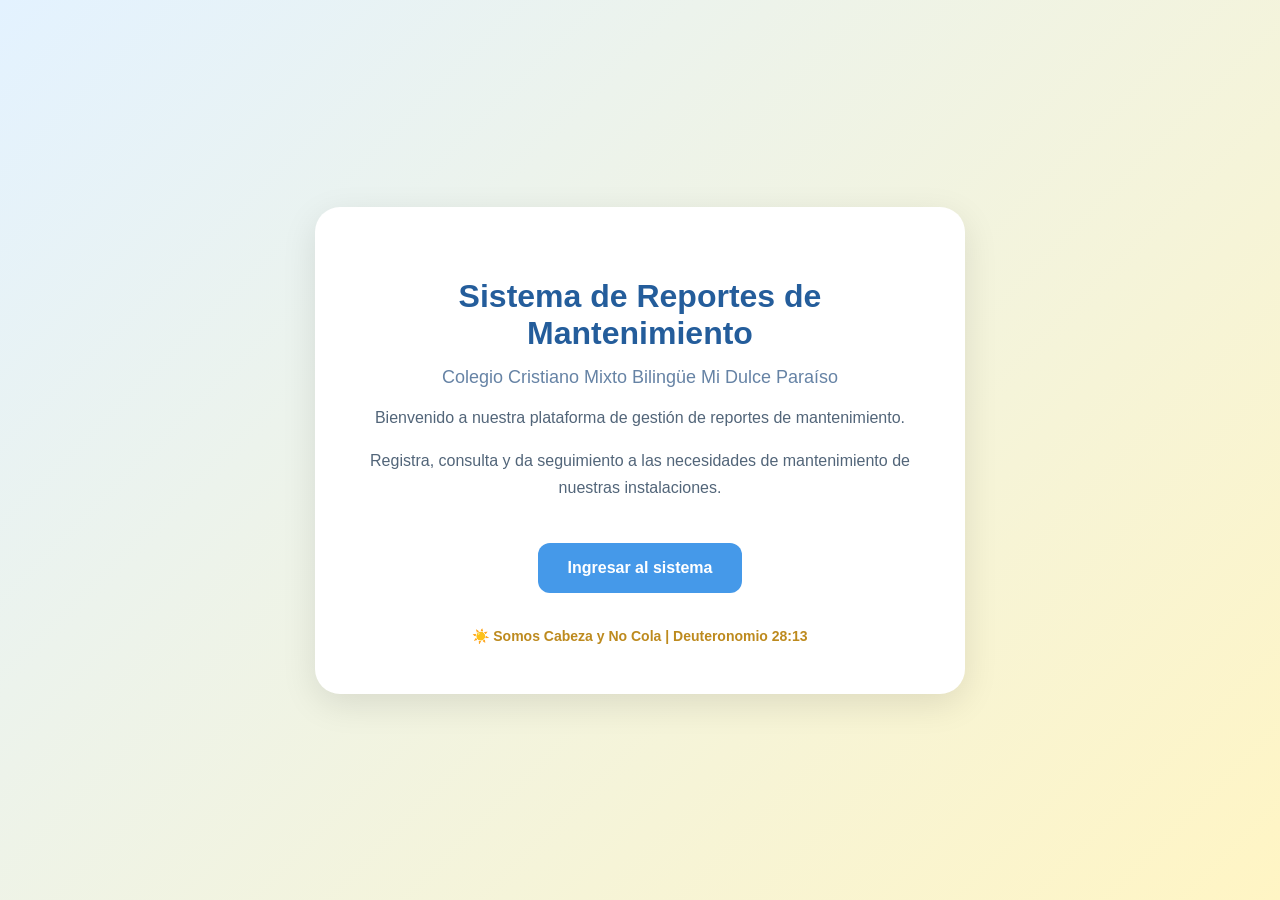
<file: src/main/resources/static/index.html>
<!DOCTYPE html>
<html lang="es">
<head>
    <meta charset="UTF-8">
    <meta name="viewport" content="width=device-width, initial-scale=1.0">
    <title>Mi Dulce Paraíso | Mantenimiento</title>

    <style>
        * {
            box-sizing: border-box;
        }

        body {
            margin: 0;
            min-height: 100vh;
            font-family: Arial, sans-serif;
            background: linear-gradient(135deg, #e3f2ff, #fff5c4);
            display: flex;
            justify-content: center;
            align-items: center;
            padding: 20px;
        }

        .contenedor {
            background: white;
            max-width: 650px;
            width: 100%;
            padding: 50px 35px;
            border-radius: 25px;
            text-align: center;
            box-shadow: 0 10px 35px rgba(0, 0, 0, 0.1);
        }

        h1 {
            color: #245d9b;
            font-size: 32px;
            margin-bottom: 15px;
        }

        h2 {
            color: #6683a5;
            font-size: 18px;
            font-weight: normal;
        }

        p {
            color: #526579;
            line-height: 1.7;
        }

        .boton {
            display: inline-block;
            margin-top: 25px;
            padding: 16px 30px;
            background: #4599e9;
            color: white;
            text-decoration: none;
            font-weight: bold;
            border-radius: 12px;
        }

        .boton:hover {
            background: #2477c6;
        }

        .lema {
            margin-top: 35px;
            color: #bd8a1e;
            font-weight: bold;
            font-size: 14px;
        }
    </style>
</head>

<body>

    <div class="contenedor">
        <h1>Sistema de Reportes de Mantenimiento</h1>

        <h2>
            Colegio Cristiano Mixto Bilingüe
            Mi Dulce Paraíso
        </h2>

        <p>
            Bienvenido a nuestra plataforma de gestión
            de reportes de mantenimiento.
        </p>

        <p>
            Registra, consulta y da seguimiento
            a las necesidades de mantenimiento
            de nuestras instalaciones.
        </p>

        <a class="boton" href="/login">
            Ingresar al sistema
        </a>

        <div class="lema">
            ☀️ Somos Cabeza y No Cola
            | Deuteronomio 28:13
        </div>
    </div>

</body>
</html>
</file>
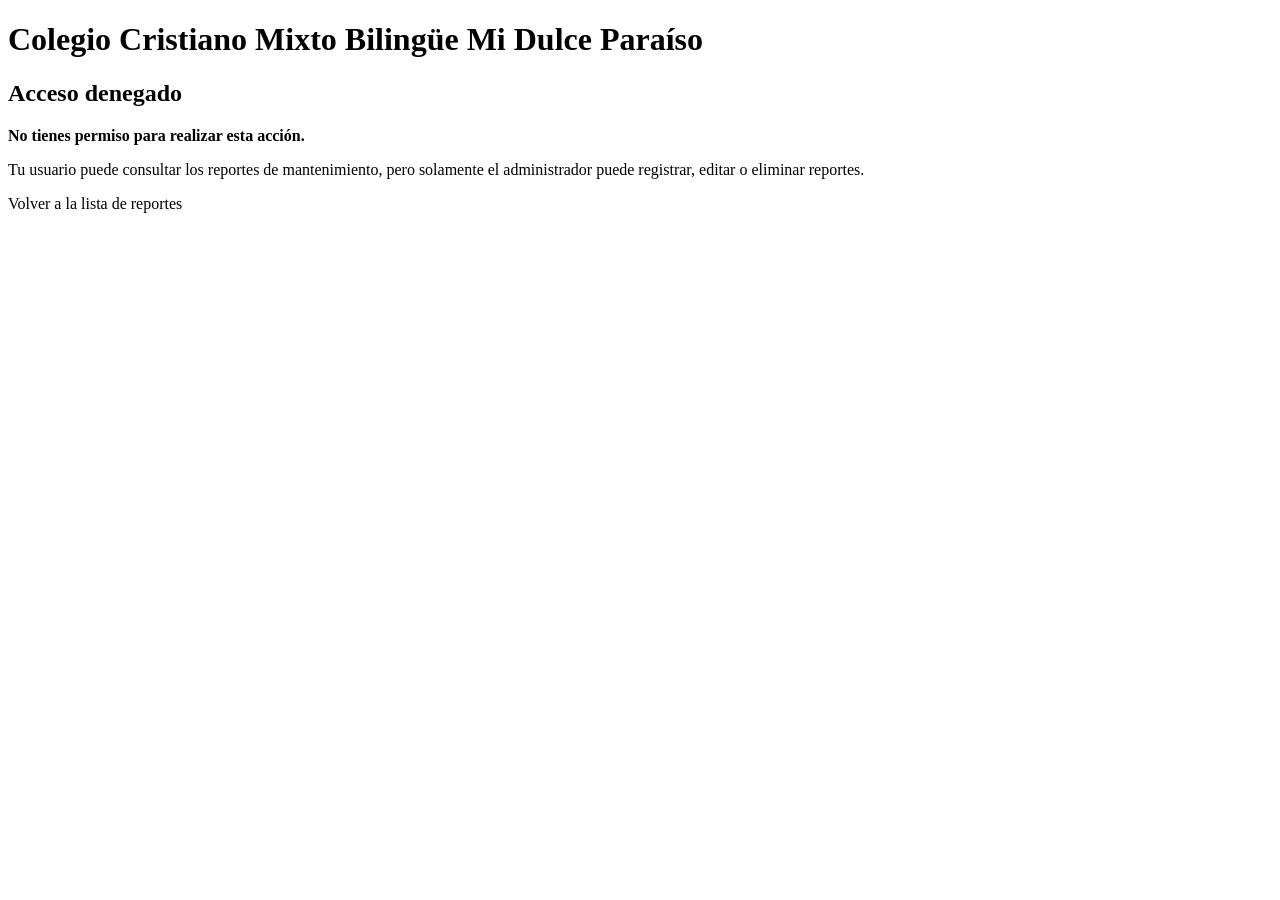
<file: src/main/resources/templates/acceso-denegado.html>
<!DOCTYPE html>
<html lang="es" xmlns:th="http://www.thymeleaf.org">

<head>
    <meta charset="UTF-8">
    <meta name="viewport" content="width=device-width, initial-scale=1.0">

    <title>Acceso denegado - Mi Dulce Paraíso</title>

    <link rel="stylesheet" th:href="@{/estilos.css}">
</head>

<body>

    <main>

        <h1>
            Colegio Cristiano Mixto Bilingüe
            Mi Dulce Paraíso
        </h1>

        <h2>Acceso denegado</h2>

        <div class="aviso error" role="alert">

            <p>
                <strong>
                    No tienes permiso para realizar esta acción.
                </strong>
            </p>

            <p>
                Tu usuario puede consultar los reportes
                de mantenimiento, pero solamente el
                administrador puede registrar, editar
                o eliminar reportes.
            </p>

        </div>

        <p>
            <a th:href="@{/reportes}">
                Volver a la lista de reportes
            </a>
        </p>

    </main>

</body>
</html>
</file>
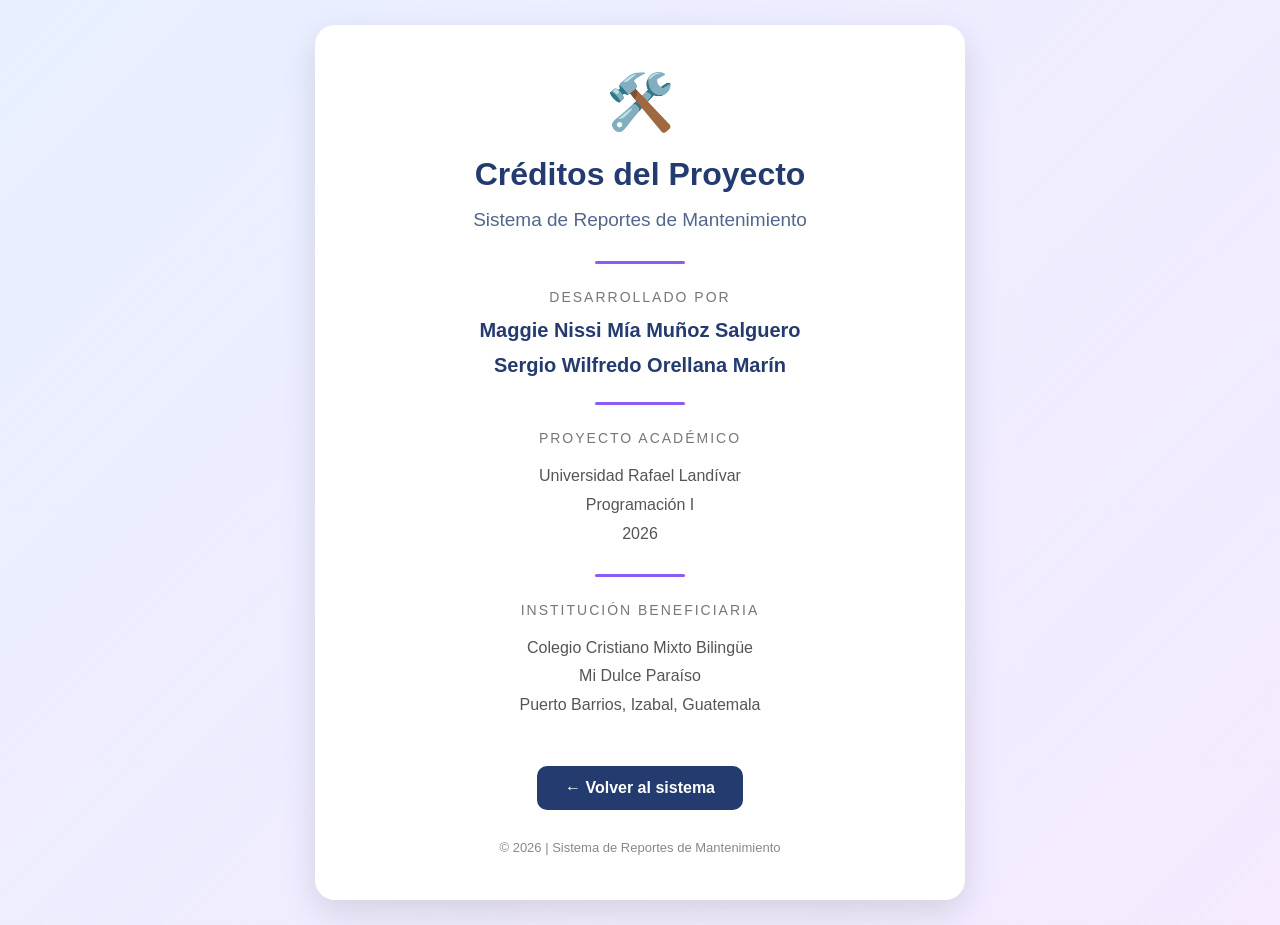
<file: src/main/resources/templates/creditos.html>
<!DOCTYPE html>
<html lang="es">
<head>
    <meta charset="UTF-8">
    <meta name="viewport" content="width=device-width, initial-scale=1.0">
    <title>Créditos | Sistema de Reportes de Mantenimiento</title>

    <style>
        * {
            box-sizing: border-box;
        }

        body {
            margin: 0;
            min-height: 100vh;
            font-family: Arial, sans-serif;
            background: linear-gradient(135deg, #e8f0ff, #f5eaff);
            display: flex;
            justify-content: center;
            align-items: center;
            padding: 25px;
        }

        .tarjeta {
            background: white;
            width: 100%;
            max-width: 650px;
            padding: 45px 35px;
            border-radius: 20px;
            box-shadow: 0 12px 35px rgba(0, 0, 0, 0.12);
            text-align: center;
        }

        .icono {
            font-size: 55px;
            margin-bottom: 15px;
        }

        h1 {
            color: #243b70;
            margin-bottom: 10px;
        }

        h2 {
            color: #52668d;
            font-size: 19px;
            font-weight: normal;
            margin-bottom: 30px;
        }

        .separador {
            height: 3px;
            width: 90px;
            background: #8b5cf6;
            border-radius: 10px;
            margin: 25px auto;
        }

        .etiqueta {
            color: #777;
            font-size: 14px;
            text-transform: uppercase;
            letter-spacing: 2px;
        }

        .nombre {
            color: #243b70;
            font-size: 20px;
            font-weight: bold;
            margin: 12px 0;
        }

        .institucion {
            color: #555;
            line-height: 1.8;
        }

        .boton {
            display: inline-block;
            margin-top: 30px;
            padding: 13px 28px;
            background: #243b70;
            color: white;
            text-decoration: none;
            border-radius: 10px;
            font-weight: bold;
            transition: 0.3s;
        }

        .boton:hover {
            background: #8b5cf6;
            transform: translateY(-2px);
        }

        footer {
            margin-top: 30px;
            font-size: 13px;
            color: #888;
        }
    </style>
</head>

<body>

    <div class="tarjeta">

        <div class="icono">🛠️</div>

        <h1>Créditos del Proyecto</h1>

        <h2>Sistema de Reportes de Mantenimiento</h2>

        <div class="separador"></div>

        <p class="etiqueta">Desarrollado por</p>

        <p class="nombre">
            Maggie Nissi Mía Muñoz Salguero
        </p>

        <p class="nombre">
            Sergio Wilfredo Orellana Marín
        </p>

        <div class="separador"></div>

        <p class="etiqueta">Proyecto académico</p>

        <p class="institucion">
            Universidad Rafael Landívar<br>
            Programación I<br>
            2026
        </p>

        <div class="separador"></div>

        <p class="etiqueta">Institución beneficiaria</p>

        <p class="institucion">
            Colegio Cristiano Mixto Bilingüe<br>
            Mi Dulce Paraíso<br>
            Puerto Barrios, Izabal, Guatemala
        </p>

        <a href="/reportes" class="boton">
            ← Volver al sistema
        </a>

        <footer>
            © 2026 | Sistema de Reportes de Mantenimiento
        </footer>

    </div>

</body>
</html>
</file>
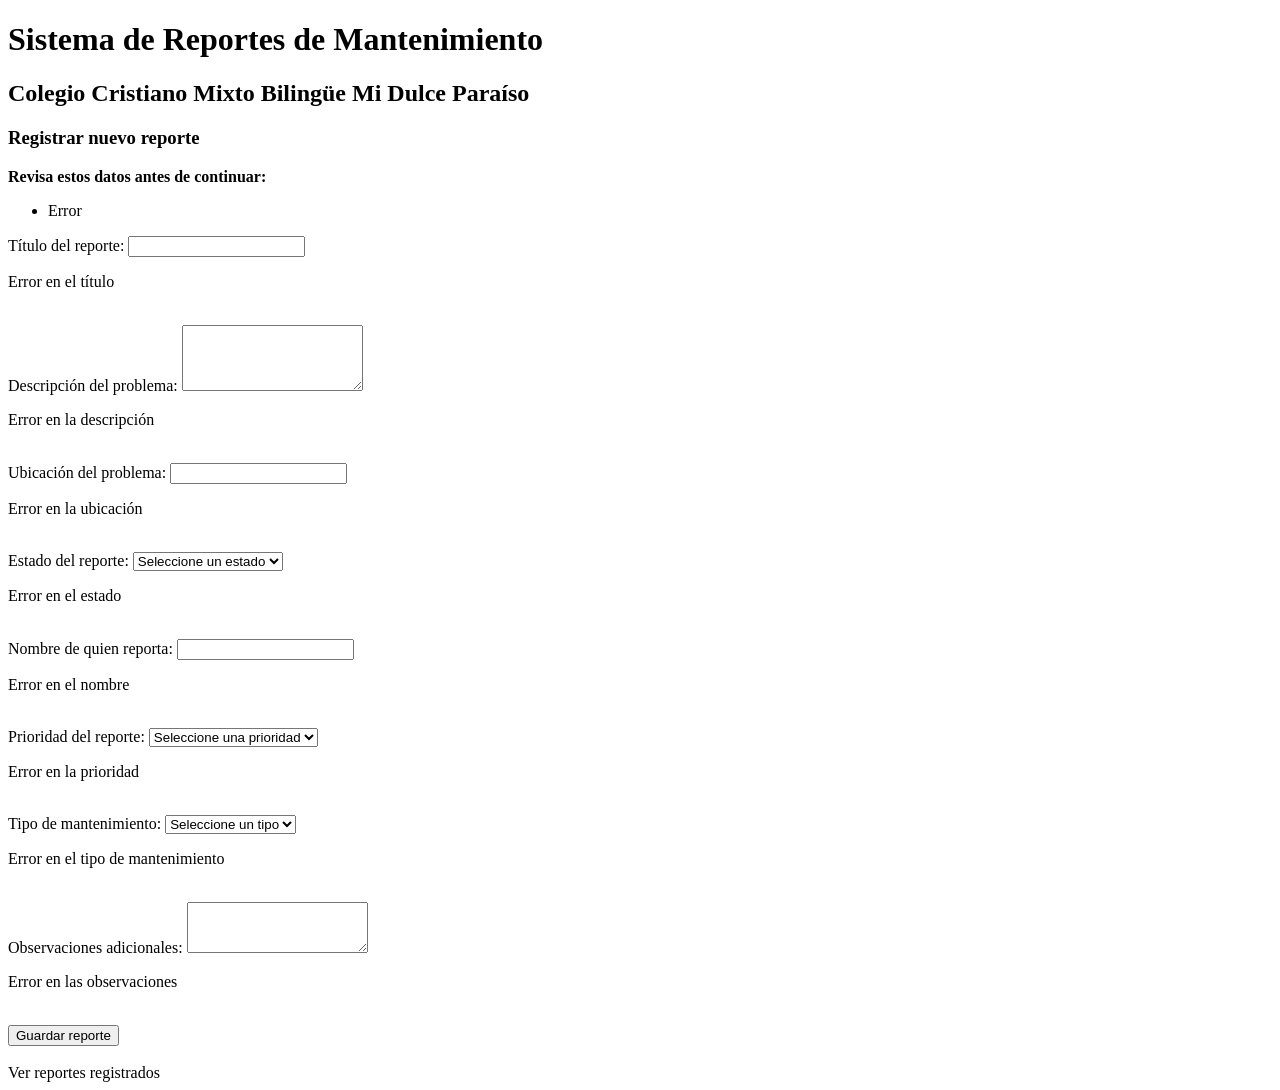
<file: src/main/resources/templates/formulario.html>
<!DOCTYPE html>
<html lang="es" xmlns:th="http://www.thymeleaf.org">

<head>
    <meta charset="UTF-8">
    <meta name="viewport" content="width=device-width, initial-scale=1.0">

    <title>Reporte de Mantenimiento | Mi Dulce Paraíso</title>

    <link rel="stylesheet" th:href="@{/estilos.css}">
</head>

<body>

    <h1>Sistema de Reportes de Mantenimiento</h1>
    <h2>Colegio Cristiano Mixto Bilingüe Mi Dulce Paraíso</h2>

    <h3 th:text="${reporte.id == null} ? 'Registrar nuevo reporte' : 'Editar reporte'">
        Registrar nuevo reporte
    </h3>

    <form th:action="@{/reportes}"
          th:object="${reporte}"
          method="post"
          novalidate>

        <!-- ID oculto para editar registros -->
        <input type="hidden" th:field="*{id}">

        <!-- Protección CSRF -->
        <input type="hidden"
               th:if="${_csrf != null}"
               th:name="${_csrf.parameterName}"
               th:value="${_csrf.token}">

        <!-- RESUMEN DE ERRORES -->
        <div class="resumen-errores"
             role="alert"
             th:if="${#fields.hasAnyErrors()}">

            <p>
                <strong>Revisa estos datos antes de continuar:</strong>
            </p>

            <ul>
                <li th:each="error : ${#fields.allErrors()}"
                    th:text="${error}">
                    Error
                </li>
            </ul>

        </div>

        <!-- 1. TÍTULO -->
        <div>
            <label for="titulo">Título del reporte:</label>

            <input type="text"
                   id="titulo"
                   th:field="*{titulo}"
                   maxlength="60"
                   aria-describedby="error-titulo">

            <p id="error-titulo"
               class="mensaje-error"
               th:if="${#fields.hasErrors('titulo')}"
               th:errors="*{titulo}">
                Error en el título
            </p>
        </div>

        <br>

        <!-- 2. DESCRIPCIÓN -->
        <div>
            <label for="descripcion">Descripción del problema:</label>

            <textarea id="descripcion"
                      th:field="*{descripcion}"
                      rows="4"
                      maxlength="250"
                      aria-describedby="error-descripcion"></textarea>

            <p id="error-descripcion"
               class="mensaje-error"
               th:if="${#fields.hasErrors('descripcion')}"
               th:errors="*{descripcion}">
                Error en la descripción
            </p>
        </div>

        <br>

        <!-- 3. UBICACIÓN -->
        <div>
            <label for="ubicacion">Ubicación del problema:</label>

            <input type="text"
                   id="ubicacion"
                   th:field="*{ubicacion}"
                   maxlength="80"
                   aria-describedby="error-ubicacion">

            <p id="error-ubicacion"
               class="mensaje-error"
               th:if="${#fields.hasErrors('ubicacion')}"
               th:errors="*{ubicacion}">
                Error en la ubicación
            </p>
        </div>

        <br>

        <!-- 4. ESTADO -->
        <div>
            <label for="estado">Estado del reporte:</label>

            <select id="estado"
                    th:field="*{estado}"
                    aria-describedby="error-estado">

                <option value="">Seleccione un estado</option>
                <option value="Pendiente">Pendiente</option>
                <option value="En revisión">En revisión</option>
                <option value="Resuelto">Resuelto</option>

            </select>

            <p id="error-estado"
               class="mensaje-error"
               th:if="${#fields.hasErrors('estado')}"
               th:errors="*{estado}">
                Error en el estado
            </p>
        </div>

        <br>

        <!-- 5. FECHA DE REGISTRO -->
        <!-- Se genera automáticamente desde Java -->

        <!-- 6. FECHA DE RESOLUCIÓN -->
        <!-- Se genera automáticamente cuando el reporte se resuelve -->

        <!-- 7. REPORTADO POR -->
        <div>
            <label for="reportadoPor">Nombre de quien reporta:</label>

            <input type="text"
                   id="reportadoPor"
                   th:field="*{reportadoPor}"
                   maxlength="80"
                   aria-describedby="error-reportadoPor">

            <p id="error-reportadoPor"
               class="mensaje-error"
               th:if="${#fields.hasErrors('reportadoPor')}"
               th:errors="*{reportadoPor}">
                Error en el nombre
            </p>
        </div>

        <br>

        <!-- 8. PRIORIDAD -->
        <div>
            <label for="prioridad">Prioridad del reporte:</label>

            <select id="prioridad"
                    th:field="*{prioridad}"
                    aria-describedby="error-prioridad">

                <option value="">Seleccione una prioridad</option>
                <option value="Baja">Baja</option>
                <option value="Media">Media</option>
                <option value="Alta">Alta</option>

            </select>

            <p id="error-prioridad"
               class="mensaje-error"
               th:if="${#fields.hasErrors('prioridad')}"
               th:errors="*{prioridad}">
                Error en la prioridad
            </p>
        </div>

        <br>

        <!-- 9. TIPO DE MANTENIMIENTO -->
        <div>
            <label for="tipoMantenimiento">Tipo de mantenimiento:</label>

            <select id="tipoMantenimiento"
                    th:field="*{tipoMantenimiento}"
                    aria-describedby="error-tipoMantenimiento">

                <option value="">Seleccione un tipo</option>
                <option value="Preventivo">Preventivo</option>
                <option value="Correctivo">Correctivo</option>

            </select>

            <p id="error-tipoMantenimiento"
               class="mensaje-error"
               th:if="${#fields.hasErrors('tipoMantenimiento')}"
               th:errors="*{tipoMantenimiento}">
                Error en el tipo de mantenimiento
            </p>
        </div>

        <br>

        <!-- 10. OBSERVACIONES -->
        <div>
            <label for="observaciones">Observaciones adicionales:</label>

            <textarea id="observaciones"
                      th:field="*{observaciones}"
                      rows="3"
                      maxlength="250"
                      aria-describedby="error-observaciones"></textarea>

            <p id="error-observaciones"
               class="mensaje-error"
               th:if="${#fields.hasErrors('observaciones')}"
               th:errors="*{observaciones}">
                Error en las observaciones
            </p>
        </div>

        <br>

        <!-- BOTÓN GUARDAR -->
        <button type="submit"
                th:text="${reporte.id == null} ? 'Guardar reporte' : 'Guardar cambios'">
            Guardar reporte
        </button>

    </form>

    <br>

    <a th:href="@{/reportes}">Ver reportes registrados</a>

</body>

</html>
</file>
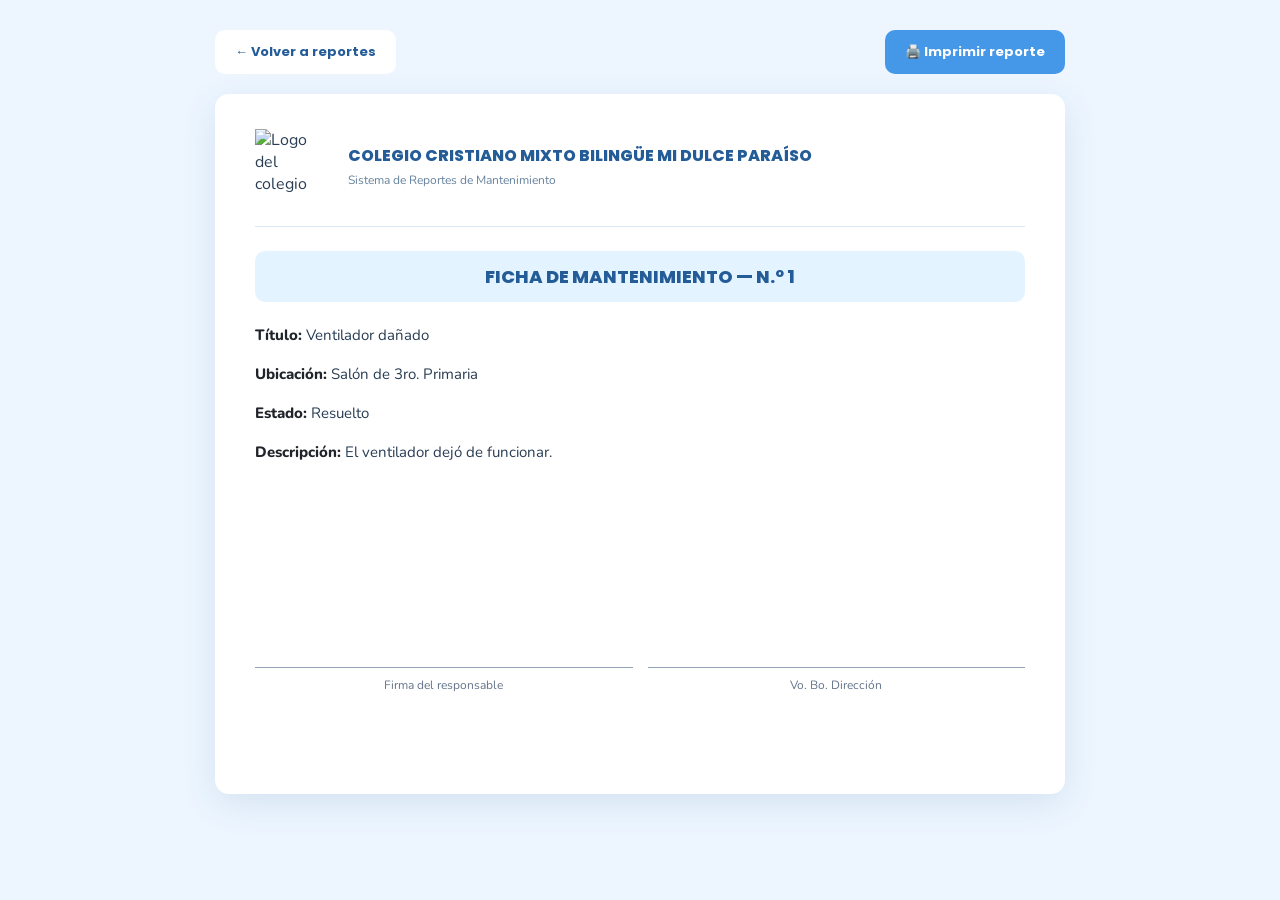
<file: src/main/resources/templates/imprimir-reporte.html>
<!DOCTYPE html>
<html lang="es"
      xmlns:th="http://www.thymeleaf.org">

<head>
    <meta charset="UTF-8">
    <meta name="viewport"
          content="width=device-width, initial-scale=1.0">

    <title th:text="'Ficha de mantenimiento N.º ' + ${reporte.id}">
        Ficha de mantenimiento
    </title>

    <style>
        @import url('https://fonts.googleapis.com/css2?family=Nunito:wght@400;600;700;800&family=Poppins:wght@400;600;700;800&display=swap');

        * {
            box-sizing: border-box;
        }

        body {
            margin: 0;
            padding: 30px 15px;
            background: #edf6ff;
            color: #293d55;
            font-family: 'Nunito', sans-serif;
        }

        .acciones {
            max-width: 850px;
            margin: 0 auto 20px;
            display: flex;
            justify-content: space-between;
            gap: 12px;
        }

        .boton {
            padding: 12px 20px;
            border: none;
            border-radius: 10px;
            font-family: 'Poppins', sans-serif;
            font-weight: 700;
            font-size: 13px;
            cursor: pointer;
            text-decoration: none;
        }

        .volver {
            background: white;
            color: #245c98;
        }

        .imprimir {
            background: #4597e8;
            color: white;
        }

        .hoja {
            max-width: 850px;
            min-height: 700px;
            margin: auto;
            padding: 35px 40px;
            background: white;
            border-radius: 14px;
            box-shadow: 0 10px 35px rgba(45,93,140,.12);
        }

        .encabezado {
            display: flex;
            align-items: center;
            gap: 18px;
            padding-bottom: 22px;
            border-bottom: 1px solid #dce9f4;
        }

        .logo {
            width: 75px;
            height: 75px;
            object-fit: contain;
            flex-shrink: 0;
        }

        .nombre-colegio {
            margin: 0 0 5px;
            font-family: 'Poppins', sans-serif;
            font-size: 16px;
            font-weight: 800;
            color: #245c98;
            line-height: 1.4;
        }

        .subtitulo {
            margin: 0;
            color: #66829d;
            font-size: 12px;
        }

        .titulo-ficha {
            margin: 24px 0 20px;
            padding: 12px;
            border-radius: 10px;
            background: #e3f3ff;
            text-align: center;
        }

        .titulo-ficha h1 {
            margin: 0;
            color: #245c98;
            font-family: 'Poppins', sans-serif;
            font-size: 18px;
            font-weight: 800;
        }

        .datos {
            font-size: 15px;
            line-height: 1.8;
        }

        .dato {
            margin: 0 0 12px;
            overflow-wrap: anywhere;
        }

        .dato strong {
            color: #20242a;
            font-weight: 800;
        }

        /* ESPACIO PARA ANOTACIONES A MANO */
        .espacio-en-blanco {
            height: 5cm;
        }

        .firmas {
            display: grid;
            grid-template-columns: 1fr 1fr;
            gap: 15px;
            break-inside: avoid;
        }

        .firma {
            padding-top: 9px;
            border-top: 1px solid #94a3b8;
            color: #64748b;
            font-size: 12px;
            text-align: center;
        }

        @page {
            size: letter;
            margin: 15mm;
        }

        @media print {
            body {
                margin: 0;
                padding: 0;
                background: white;
                -webkit-print-color-adjust: exact;
                print-color-adjust: exact;
            }

            .acciones {
                display: none;
            }

            .hoja {
                max-width: none;
                min-height: auto;
                padding: 0;
                border-radius: 0;
                box-shadow: none;
            }

            .titulo-ficha {
                background: #e3f3ff !important;
            }

            .espacio-en-blanco {
                height: 5cm;
            }
        }

        @media screen and (max-width: 600px) {
            .hoja {
                padding: 20px;
            }

            .encabezado {
                gap: 12px;
            }

            .logo {
                width: 60px;
                height: 60px;
            }

            .nombre-colegio {
                font-size: 13px;
            }

            .titulo-ficha h1 {
                font-size: 15px;
            }

            .acciones {
                flex-wrap: wrap;
            }
        }
    </style>
</head>

<body>

    <!-- BOTONES DE NAVEGACIÓN -->
    <div class="acciones">

        <a th:href="@{/reportes}"
           class="boton volver">
            ← Volver a reportes
        </a>

        <button type="button"
                class="boton imprimir"
                onclick="window.print()">
            🖨️ Imprimir reporte
        </button>

    </div>

    <!-- FICHA DE MANTENIMIENTO -->
    <main class="hoja">

        <!-- ENCABEZADO DEL COLEGIO -->
        <header class="encabezado">

            <img th:src="@{/logo-colegio.png}"
                 alt="Logo del colegio"
                 class="logo">

            <div>
                <h2 class="nombre-colegio">
                    COLEGIO CRISTIANO MIXTO BILINGÜE
                    MI DULCE PARAÍSO
                </h2>

                <p class="subtitulo">
                    Sistema de Reportes de Mantenimiento
                </p>
            </div>

        </header>

        <!-- TÍTULO DE LA FICHA -->
        <section class="titulo-ficha">

            <h1>
                FICHA DE MANTENIMIENTO —
                N.º
                <span th:text="${reporte.id}">1</span>
            </h1>

        </section>

        <!-- DATOS DEL REPORTE -->
        <section class="datos">

            <p class="dato">
                <strong>Título:</strong>
                <span th:text="${reporte.titulo}">
                    Ventilador dañado
                </span>
            </p>

            <p class="dato">
                <strong>Ubicación:</strong>
                <span th:text="${reporte.ubicacion}">
                    Salón de 3ro. Primaria
                </span>
            </p>

            <p class="dato">
                <strong>Estado:</strong>
                <span th:text="${reporte.estado}">
                    Resuelto
                </span>
            </p>

            <p class="dato">
                <strong>Descripción:</strong>
                <span th:text="${reporte.descripcion}">
                    El ventilador dejó de funcionar.
                </span>
            </p>

        </section>

        <!-- ESPACIO EN BLANCO DE 5 CENTÍMETROS -->
        <div class="espacio-en-blanco"></div>

        <!-- FIRMAS -->
        <section class="firmas">

            <div class="firma">
                Firma del responsable
            </div>

            <div class="firma">
                Vo. Bo. Dirección
            </div>

        </section>

    </main>

</body>
</html>
</file>
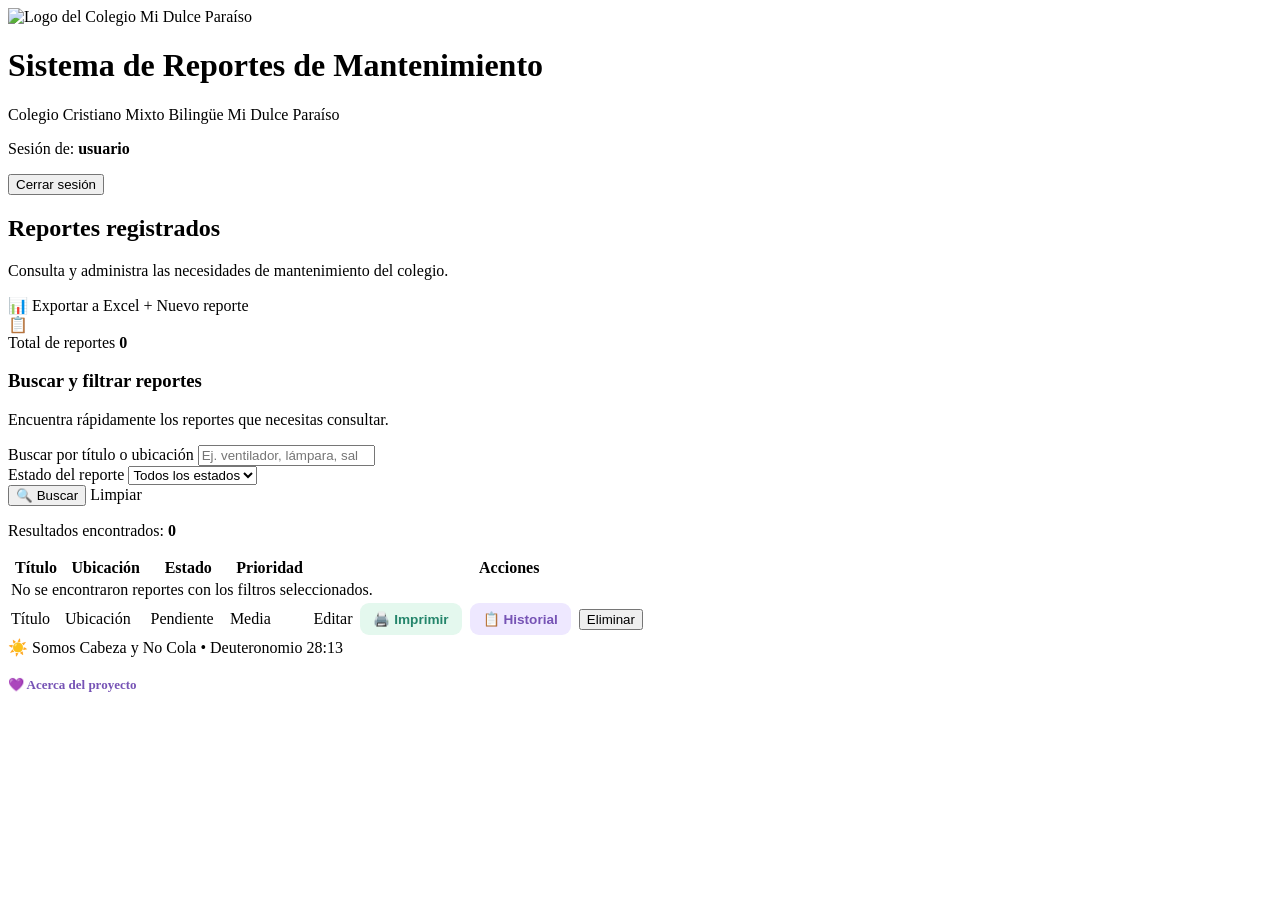
<file: src/main/resources/templates/lista.html>
<!DOCTYPE html>
<html lang="es"
      xmlns:th="http://www.thymeleaf.org"
      xmlns:sec="http://www.thymeleaf.org/extras/spring-security">

<head>
    <meta charset="UTF-8">

    <meta name="viewport"
          content="width=device-width, initial-scale=1.0">

    <title>Reportes de Mantenimiento | Mi Dulce Paraíso</title>

    <link rel="stylesheet" th:href="@{/estilos.css}">

    <style>
        /* BOTÓN IMPRIMIR */
        .tabla-reportes .accion-imprimir {
            display: inline-flex;
            align-items: center;
            justify-content: center;
            margin: 0;
            padding: 8px 13px;
            background: #e4f8ee;
            color: #24856b;
            border-radius: 9px;
            font-family: 'Nunito', sans-serif;
            font-size: .85rem;
            font-weight: 800;
            white-space: nowrap;
            text-decoration: none;
        }

        .tabla-reportes .accion-imprimir:hover {
            background: #c9f0dc;
            color: #196b55;
            text-decoration: none;
        }

        /* NUEVO BOTÓN HISTORIAL */
        .tabla-reportes .accion-historial {
            display: inline-flex;
            align-items: center;
            justify-content: center;
            margin: 0;
            padding: 8px 13px;
            background: #eee8ff;
            color: #7653b5;
            border-radius: 9px;
            font-family: 'Nunito', sans-serif;
            font-size: .85rem;
            font-weight: 800;
            white-space: nowrap;
            text-decoration: none;
        }

        .tabla-reportes .accion-historial:hover {
            background: #ded0ff;
            color: #603d9d;
            text-decoration: none;
        }

        /* BOTONES DE ACCIONES */
        .reportes-acciones {
            display: flex;
            align-items: center;
            flex-wrap: wrap;
            gap: 8px;
        }

        /* FECHAS */
        .tabla-reportes .reporte-fecha {
            font-size: 0.85rem;
            color: #365b7e;
            font-weight: 700;
            white-space: nowrap;
        }

        .tabla-reportes .fecha-vacia {
            color: #9ba9b7;
            font-weight: 500;
        }

        /* TABLA ADAPTABLE */
        .reportes-tabla-contenedor {
            overflow-x: auto;
        }

        .tabla-reportes {
            min-width: 700px;
        }
    </style>
</head>

<body class="pagina-reportes">

    <main class="reportes-contenedor">

        <!-- ENCABEZADO INSTITUCIONAL -->
        <header class="reportes-encabezado">

            <div class="reportes-marca">

                <img
                    th:src="@{/logo-colegio.png}"
                    alt="Logo del Colegio Mi Dulce Paraíso"
                    class="reportes-logo"
                >

                <div class="reportes-identidad">

                    <h1>
                        Sistema de Reportes de Mantenimiento
                    </h1>

                    <p>
                        Colegio Cristiano Mixto Bilingüe
                        Mi Dulce Paraíso
                    </p>

                </div>

            </div>

            <!-- USUARIO CONECTADO -->
            <div class="reportes-sesion">

                <p>
                    <span class="sesion-indicador"></span>

                    Sesión de:

                    <strong sec:authentication="name">
                        usuario
                    </strong>
                </p>

                <form th:action="@{/logout}" method="post">

                    <button
                        type="submit"
                        class="boton-cerrar-sesion"
                    >
                        Cerrar sesión
                    </button>

                </form>

            </div>

        </header>

        <!-- PANEL PRINCIPAL -->
        <section class="reportes-panel">

            <div class="reportes-panel-superior">

                <div>

                    <h2>Reportes registrados</h2>

                    <p class="reportes-descripcion">
                        Consulta y administra las necesidades
                        de mantenimiento del colegio.
                    </p>

                </div>

                <!-- BOTONES SUPERIORES -->
                <div class="reportes-botones-superiores">

                    <!-- EXPORTAR A EXCEL -->
                    <a
                        th:href="@{/reportes/exportar(buscar=${buscar},estado=${estadoSeleccionado})}"
                        class="boton-exportar-excel"
                    >
                        📊 Exportar a Excel
                    </a>

                    <!-- NUEVO REPORTE: SOLO ADMIN -->
                    <a
                        th:href="@{/reportes/nuevo}"
                        sec:authorize="hasRole('ADMIN')"
                        class="boton-nuevo-reporte"
                    >
                        + Nuevo reporte
                    </a>

                </div>

            </div>

            <!-- CONTADOR DE REPORTES -->
            <div class="reportes-resumen">

                <div class="resumen-icono">
                    📋
                </div>

                <div>

                    <span class="resumen-etiqueta">
                        Total de reportes
                    </span>

                    <strong
                        class="resumen-numero"
                        th:text="${total}"
                    >
                        0
                    </strong>

                </div>

            </div>

            <!-- BUSCADOR Y FILTROS -->
            <section class="reportes-filtros">

                <div class="filtros-encabezado">

                    <h3>Buscar y filtrar reportes</h3>

                    <p>
                        Encuentra rápidamente los reportes
                        que necesitas consultar.
                    </p>

                </div>

                <form
                    th:action="@{/reportes}"
                    method="get"
                    class="formulario-filtros"
                >

                    <!-- BUSCAR POR TÍTULO O UBICACIÓN -->
                    <div class="filtro-campo filtro-busqueda">

                        <label for="buscar">
                            Buscar por título o ubicación
                        </label>

                        <input
                            type="search"
                            id="buscar"
                            name="buscar"
                            placeholder="Ej. ventilador, lámpara, salón..."
                            th:value="${buscar}"
                        >

                    </div>

                    <!-- FILTRO DE ESTADO -->
                    <div class="filtro-campo filtro-estado">

                        <label for="estado">
                            Estado del reporte
                        </label>

                        <select id="estado" name="estado">

                            <option
                                value=""
                                th:selected="${estadoSeleccionado == null or estadoSeleccionado == ''}"
                            >
                                Todos los estados
                            </option>

                            <option
                                value="Pendiente"
                                th:selected="${estadoSeleccionado == 'Pendiente'}"
                            >
                                Pendiente
                            </option>

                            <option
                                value="En revisión"
                                th:selected="${estadoSeleccionado == 'En revisión'}"
                            >
                                En revisión
                            </option>

                            <option
                                value="Resuelto"
                                th:selected="${estadoSeleccionado == 'Resuelto'}"
                            >
                                Resuelto
                            </option>

                        </select>

                    </div>

                    <!-- BOTONES DE BÚSQUEDA -->
                    <div class="filtros-botones">

                        <button
                            type="submit"
                            class="boton-buscar"
                        >
                            🔍 Buscar
                        </button>

                        <a
                            th:href="@{/reportes}"
                            class="boton-limpiar"
                        >
                            Limpiar
                        </a>

                    </div>

                </form>

                <p class="filtros-resultados">

                    Resultados encontrados:

                    <strong th:text="${totalFiltrados}">
                        0
                    </strong>

                </p>

            </section>

            <!-- TABLA DE REPORTES -->
            <div class="reportes-tabla-contenedor">

                <table class="tabla-reportes">

                    <thead>
                        <tr>
                            <th>Título</th>
                            <th>Ubicación</th>
                            <th>Estado</th>
                            <th>Prioridad</th>
                            <th>Acciones</th>
                        </tr>
                    </thead>

                    <tbody>

                        <!-- SIN RESULTADOS -->
                        <tr th:if="${#lists.isEmpty(reportes)}">
                            <td colspan="5" class="reportes-vacio">
                                No se encontraron reportes con los filtros seleccionados.
                            </td>
                        </tr>

                        <!-- CUATRO CAMPOS PRINCIPALES -->
                        <tr th:each="reporte : ${reportes}">

                            <!-- TÍTULO -->
                            <td class="reporte-titulo" th:text="${reporte.titulo}">
                                Título
                            </td>

                            <!-- UBICACIÓN -->
                            <td>
                                <span class="reporte-ubicacion" th:text="${reporte.ubicacion}">
                                    Ubicación
                                </span>
                            </td>

                            <!-- ESTADO -->
                            <td>
                                <span
                                    class="reporte-estado"
                                    th:classappend="${reporte.estado != null and reporte.estado.equalsIgnoreCase('Resuelto')} ? ' estado-resuelto' : (${reporte.estado != null and reporte.estado.equalsIgnoreCase('Pendiente')} ? ' estado-pendiente' : ' estado-revision')"
                                    th:text="${reporte.estado}">
                                    Pendiente
                                </span>
                            </td>

                            <!-- PRIORIDAD -->
                            <td th:text="${reporte.prioridad != null ? reporte.prioridad : 'Sin asignar'}">
                                Media
                            </td>

                    <!-- ACCIONES -->
                            <td>

                                <div class="reportes-acciones">

                                    <!-- EDITAR: SOLO ADMIN -->
                                    <a
                                        sec:authorize="hasRole('ADMIN')"
                                        th:href="@{/reportes/{id}/editar(id=${reporte.id})}"
                                        class="accion-editar"
                                    >
                                        Editar
                                    </a>

                                    <!-- IMPRIMIR -->
                                    <a
                                        th:href="@{/reportes/{id}/imprimir(id=${reporte.id})}"
                                        target="_blank"
                                        rel="noopener"
                                        class="accion-imprimir"
                                    >
                                        🖨️ Imprimir
                                    </a>

                                    <!-- HISTORIAL: ADMIN Y PERSONAL -->
                                    <a
                                        th:href="@{/reportes/{id}/seguimientos(id=${reporte.id})}"
                                        class="accion-historial"
                                    >
                                        📋 Historial
                                    </a>

                                    <!-- ELIMINAR: SOLO ADMIN -->
                                    <form
                                        sec:authorize="hasRole('ADMIN')"
                                        th:action="@{/reportes/{id}/eliminar(id=${reporte.id})}"
                                        method="post"
                                        class="formulario-eliminar"
                                    >

                                        <button
                                            type="submit"
                                            class="accion-eliminar"
                                            onclick="return confirm('¿Estás seguro de que deseas eliminar este reporte?');"
                                        >
                                            Eliminar
                                        </button>

                                    </form>

                                </div>

                            </td>

                        </tr>

                    </tbody>

                </table>

            </div>

        </section>

        <!-- PIE INSTITUCIONAL -->
        <footer class="reportes-pie">

            ☀️ Somos Cabeza y No Cola

            <span>• Deuteronomio 28:13</span>

            <br><br>

            <a th:href="@{/creditos}"
               style="color: #7653b5;
                      font-weight: bold;
                      text-decoration: none;
                      font-size: 13px;">
                💜 Acerca del proyecto
            </a>

        </footer>

    </main>

</body>
</html>
</file>
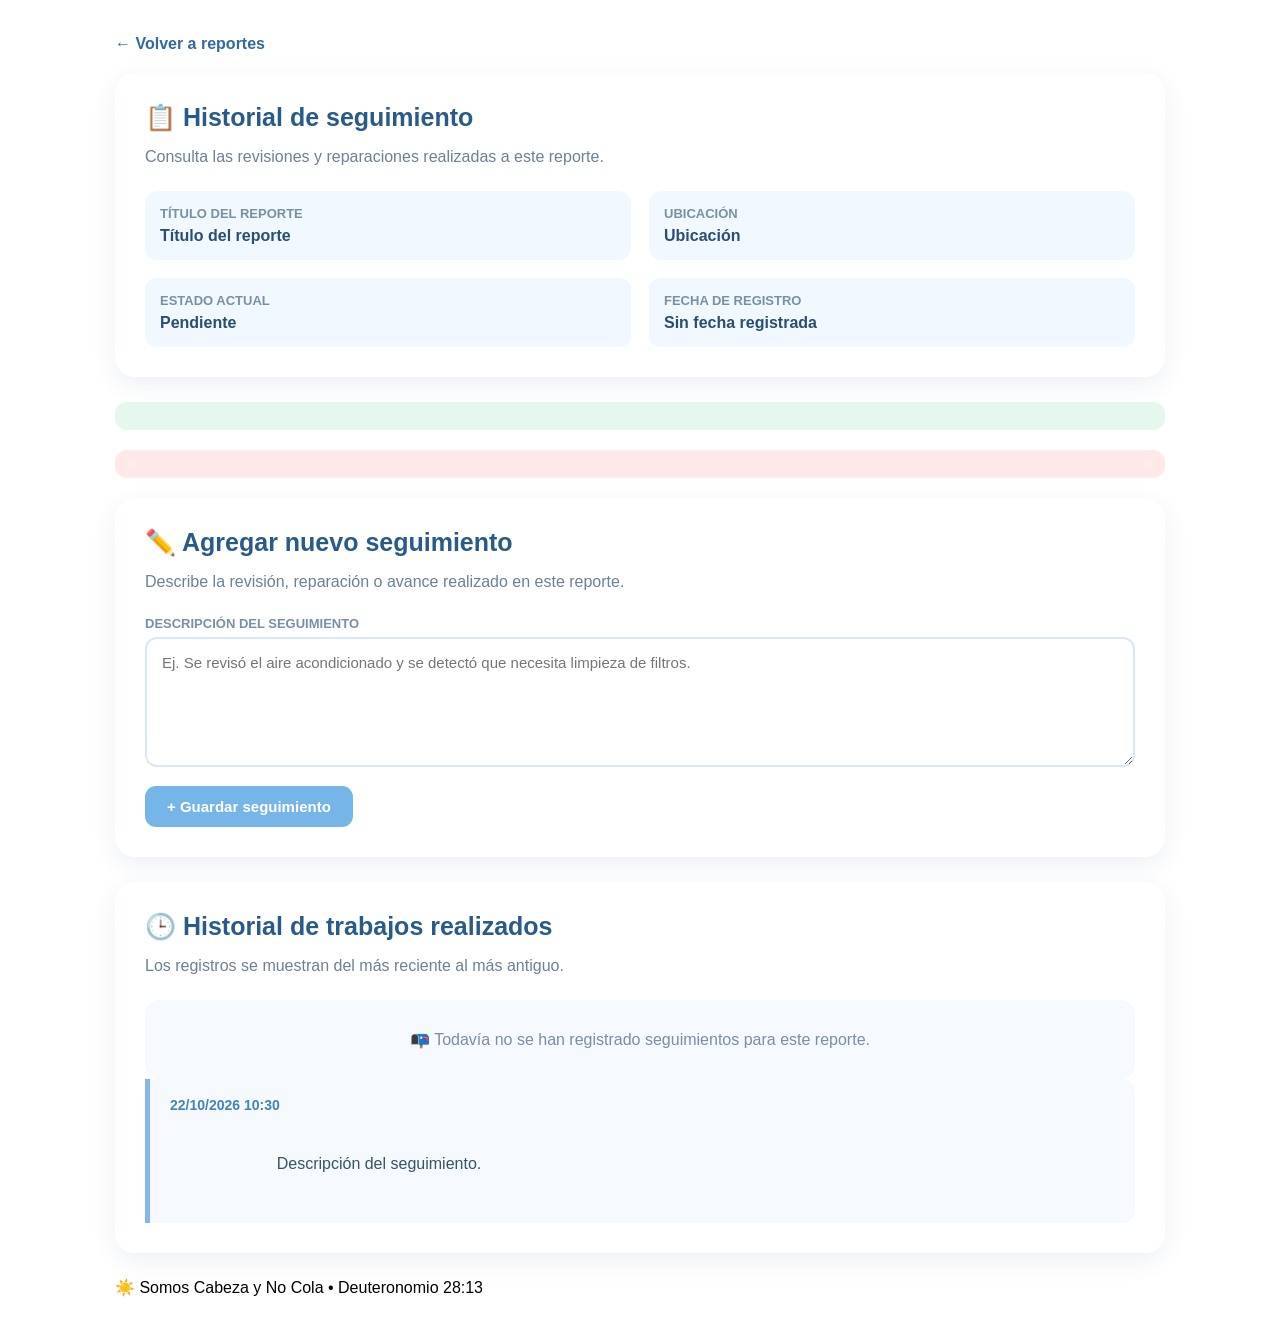
<file: src/main/resources/templates/seguimientos.html>
<!DOCTYPE html>
<html lang="es"
      xmlns:th="http://www.thymeleaf.org"
      xmlns:sec="http://www.thymeleaf.org/extras/spring-security">

<head>
    <meta charset="UTF-8">

    <meta name="viewport"
          content="width=device-width, initial-scale=1.0">

    <title>Historial de seguimiento | Mi Dulce Paraíso</title>

    <link rel="stylesheet" th:href="@{/estilos.css}">

    <style>
        .seguimiento-contenedor {
            max-width: 1050px;
            margin: 35px auto;
            padding: 0 20px;
            font-family: 'Nunito', Arial, sans-serif;
        }

        .seguimiento-tarjeta {
            background: white;
            border-radius: 20px;
            padding: 30px;
            margin-bottom: 25px;
            box-shadow: 0 8px 25px rgba(30, 70, 110, 0.08);
        }

        .seguimiento-titulo {
            color: #285b8a;
            font-size: 25px;
            margin: 0 0 12px;
        }

        .seguimiento-subtitulo {
            color: #6b8195;
            margin-bottom: 25px;
        }

        .seguimiento-datos {
            display: grid;
            grid-template-columns: repeat(2, 1fr);
            gap: 18px;
        }

        .seguimiento-dato {
            background: #f2f8ff;
            padding: 15px;
            border-radius: 12px;
        }

        .seguimiento-etiqueta {
            display: block;
            color: #7890a5;
            font-size: 13px;
            font-weight: 800;
            margin-bottom: 6px;
        }

        .seguimiento-valor {
            color: #284e72;
            font-weight: 800;
            overflow-wrap: anywhere;
        }

        .seguimiento-campo {
            width: 100%;
            box-sizing: border-box;
            min-height: 130px;
            padding: 15px;
            border: 2px solid #d8e8f7;
            border-radius: 12px;
            font-family: inherit;
            font-size: 15px;
            resize: vertical;
        }

        .seguimiento-campo:focus {
            outline: none;
            border-color: #7eb8ed;
        }

        .seguimiento-boton {
            display: inline-block;
            margin-top: 15px;
            padding: 12px 22px;
            background: #76b5e8;
            color: white;
            border: none;
            border-radius: 11px;
            font-family: inherit;
            font-size: 15px;
            font-weight: 800;
            cursor: pointer;
            text-decoration: none;
        }

        .seguimiento-boton:hover {
            background: #4f9bd8;
        }

        .seguimiento-volver {
            display: inline-block;
            margin-bottom: 20px;
            color: #316a9c;
            font-weight: 800;
            text-decoration: none;
        }

        .seguimiento-volver:hover {
            text-decoration: underline;
        }

        .seguimiento-alerta {
            padding: 14px 18px;
            border-radius: 12px;
            margin-bottom: 20px;
            font-weight: 700;
        }

        .seguimiento-exito {
            background: #e4f8ee;
            color: #26785b;
        }

        .seguimiento-error {
            background: #ffe9e9;
            color: #b04747;
        }

        .seguimiento-lista {
            display: flex;
            flex-direction: column;
            gap: 16px;
        }

        .seguimiento-elemento {
            border-left: 5px solid #80b9e9;
            background: #f6faff;
            padding: 18px 20px;
            border-radius: 0 12px 12px 0;
        }

        .seguimiento-fecha {
            color: #4385b9;
            font-weight: 800;
            font-size: 14px;
            margin-bottom: 10px;
        }

        .seguimiento-descripcion {
            color: #35536b;
            line-height: 1.7;
            white-space: pre-wrap;
            overflow-wrap: anywhere;
        }

        .seguimiento-vacio {
            padding: 30px;
            text-align: center;
            color: #7b8da0;
            background: #f6faff;
            border-radius: 14px;
        }

        @media (max-width: 650px) {
            .seguimiento-datos {
                grid-template-columns: 1fr;
            }

            .seguimiento-tarjeta {
                padding: 20px;
            }
        }
    </style>
</head>

<body class="pagina-reportes">

    <main class="seguimiento-contenedor">

        <!-- REGRESAR A REPORTES -->
        <a th:href="@{/reportes}"
           class="seguimiento-volver">
            ← Volver a reportes
        </a>

        <!-- INFORMACIÓN DEL REPORTE -->
        <section class="seguimiento-tarjeta">

            <h1 class="seguimiento-titulo">
                📋 Historial de seguimiento
            </h1>

            <p class="seguimiento-subtitulo">
                Consulta las revisiones y reparaciones
                realizadas a este reporte.
            </p>

            <div class="seguimiento-datos">

                <div class="seguimiento-dato">
                    <span class="seguimiento-etiqueta">
                        TÍTULO DEL REPORTE
                    </span>

                    <span class="seguimiento-valor"
                          th:text="${reporte.titulo}">
                        Título del reporte
                    </span>
                </div>

                <div class="seguimiento-dato">
                    <span class="seguimiento-etiqueta">
                        UBICACIÓN
                    </span>

                    <span class="seguimiento-valor"
                          th:text="${reporte.ubicacion}">
                        Ubicación
                    </span>
                </div>

                <div class="seguimiento-dato">
                    <span class="seguimiento-etiqueta">
                        ESTADO ACTUAL
                    </span>

                    <span class="seguimiento-valor"
                          th:text="${reporte.estado}">
                        Pendiente
                    </span>
                </div>

                <div class="seguimiento-dato">
                    <span class="seguimiento-etiqueta">
                        FECHA DE REGISTRO
                    </span>

                    <span class="seguimiento-valor"
                          th:text="${reporte.fechaRegistro != null ? #temporals.format(reporte.fechaRegistro, 'dd/MM/yyyy HH:mm') : 'Sin fecha registrada'}">
                        Sin fecha registrada
                    </span>
                </div>

            </div>

        </section>

        <!-- MENSAJES -->
        <div class="seguimiento-alerta seguimiento-exito"
             th:if="${mensajeExito != null}"
             th:text="${mensajeExito}">
        </div>

        <div class="seguimiento-alerta seguimiento-error"
             th:if="${mensajeError != null}"
             th:text="${mensajeError}">
        </div>

        <!-- FORMULARIO SOLO PARA ADMINISTRADOR -->
        <section class="seguimiento-tarjeta"
                 sec:authorize="hasRole('ADMIN')">

            <h2 class="seguimiento-titulo">
                ✏️ Agregar nuevo seguimiento
            </h2>

            <p class="seguimiento-subtitulo">
                Describe la revisión, reparación o avance
                realizado en este reporte.
            </p>

            <form
                th:action="@{/reportes/{id}/seguimientos(id=${reporte.id})}"
                method="post">

                <label for="descripcion"
                       class="seguimiento-etiqueta">
                    DESCRIPCIÓN DEL SEGUIMIENTO
                </label>

                <textarea
                    id="descripcion"
                    name="descripcion"
                    class="seguimiento-campo"
                    minlength="5"
                    maxlength="500"
                    required
                    placeholder="Ej. Se revisó el aire acondicionado y se detectó que necesita limpieza de filtros."></textarea>

                <button type="submit"
                        class="seguimiento-boton">
                    + Guardar seguimiento
                </button>

            </form>

        </section>

        <!-- HISTORIAL -->
        <section class="seguimiento-tarjeta">

            <h2 class="seguimiento-titulo">
                🕒 Historial de trabajos realizados
            </h2>

            <p class="seguimiento-subtitulo">
                Los registros se muestran del más reciente
                al más antiguo.
            </p>

            <!-- SI NO HAY SEGUIMIENTOS -->
            <div class="seguimiento-vacio"
                 th:if="${#lists.isEmpty(seguimientos)}">

                📭 Todavía no se han registrado seguimientos
                para este reporte.

            </div>

            <!-- LISTADO DE SEGUIMIENTOS -->
            <div class="seguimiento-lista"
                 th:unless="${#lists.isEmpty(seguimientos)}">

                <article class="seguimiento-elemento"
                         th:each="seguimiento : ${seguimientos}">

                    <div class="seguimiento-fecha"
                         th:text="${seguimiento.fechaSeguimiento != null ? #temporals.format(seguimiento.fechaSeguimiento, 'dd/MM/yyyy HH:mm') : 'Sin fecha'}">
                        22/10/2026 10:30
                    </div>

                    <div class="seguimiento-descripcion"
                         th:text="${seguimiento.descripcion}">
                        Descripción del seguimiento.
                    </div>

                </article>

            </div>

        </section>

        <footer class="reportes-pie">
            ☀️ Somos Cabeza y No Cola
            <span>• Deuteronomio 28:13</span>
        </footer>

    </main>

</body>
</html>
</file>
